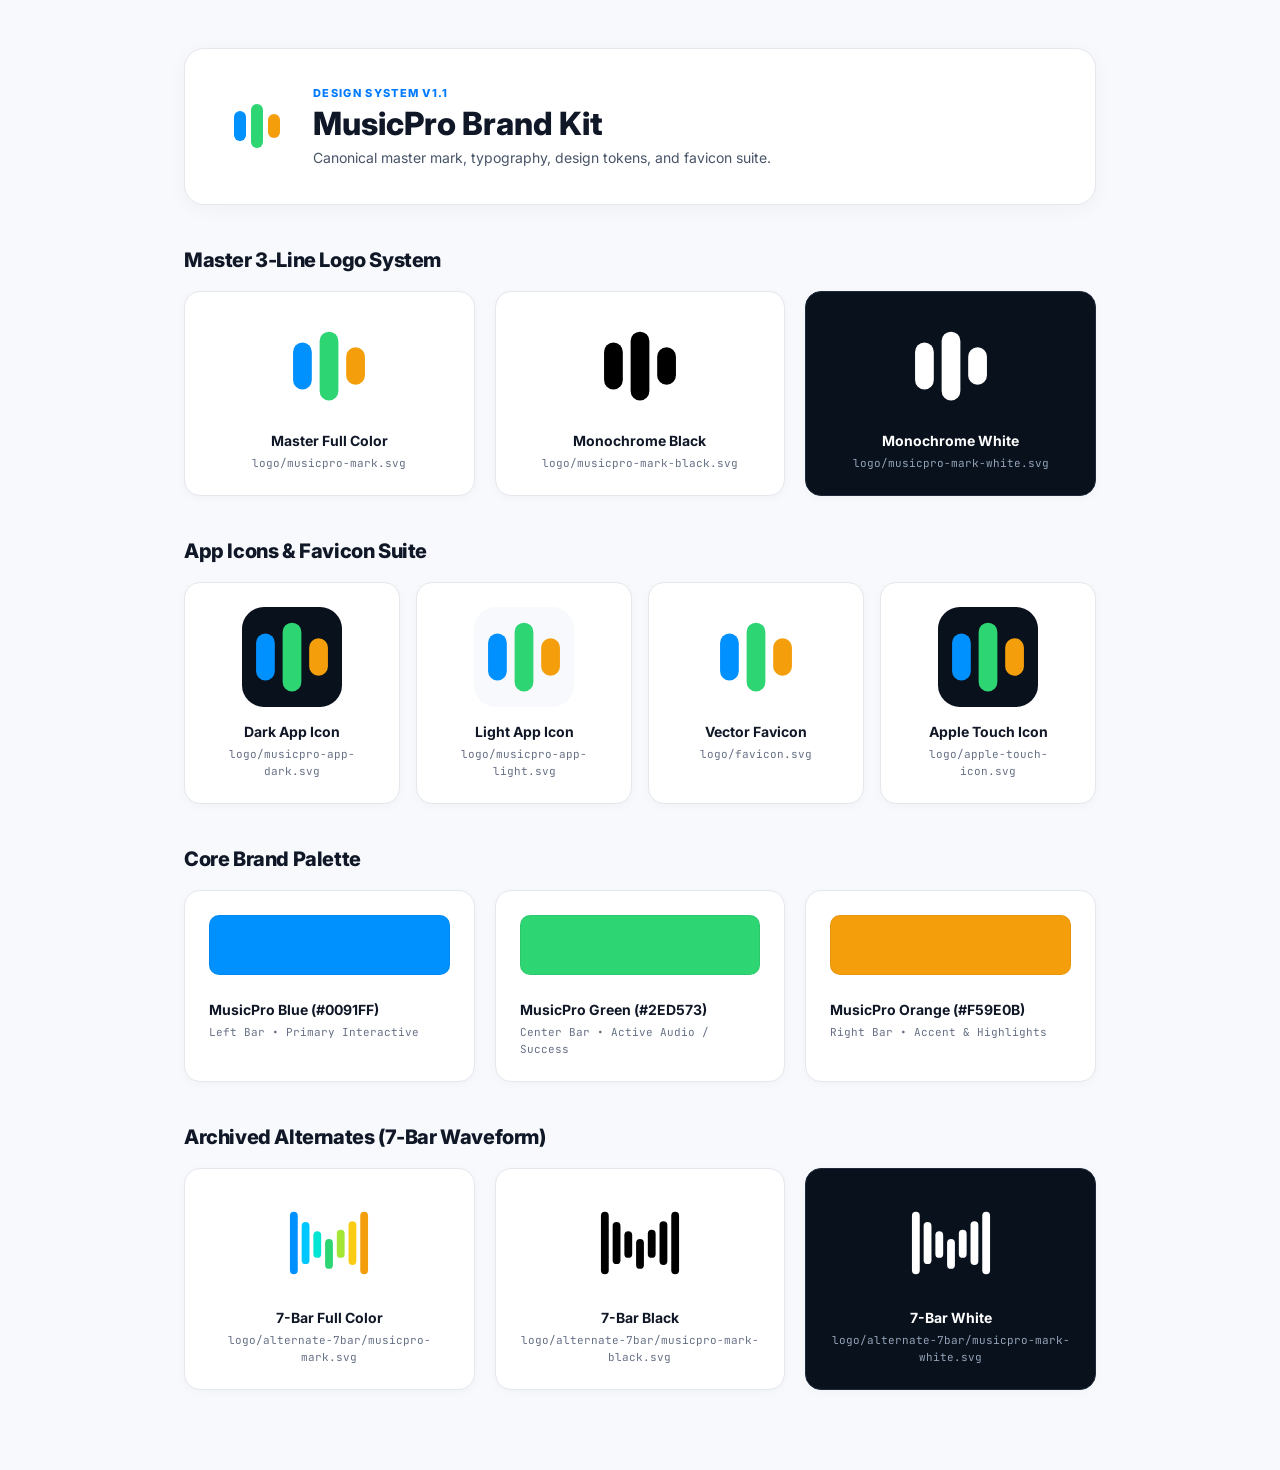
<file: web/index.html>
<!doctype html>
<html lang="en" data-theme="light">
<head>
  <meta charset="utf-8">
  <meta name="viewport" content="width=device-width, initial-scale=1">
  <title>MusicPro — Brand Kit Showcase</title>
  <link rel="icon" type="image/svg+xml" href="../logo/favicon.svg">
  <link rel="stylesheet" href="../styles.css">
  <style>
    body {
      background: var(--mp-bg, #F7F9FC);
      color: var(--mp-text, #101828);
      font-family: var(--mp-font-sans, "Inter", sans-serif);
      margin: 0;
      padding: 0;
      line-height: 1.5;
    }
    .showcase-wrapper {
      max-width: 960px;
      margin: 0 auto;
      padding: 48px 24px 80px;
      display: flex;
      flex-direction: column;
      gap: 40px;
    }
    .header-card {
      background: #FFFFFF;
      border: 1px solid #E4E7EC;
      border-radius: 20px;
      padding: 36px 40px;
      display: flex;
      align-items: center;
      gap: 24px;
      box-shadow: 0 4px 20px rgba(16, 24, 40, 0.04);
    }
    .section-title {
      font-size: 20px;
      font-weight: 800;
      letter-spacing: -0.02em;
      margin-bottom: 16px;
      color: #101828;
    }
    .grid-3 {
      display: grid;
      grid-template-columns: repeat(auto-fit, minmax(260px, 1fr));
      gap: 20px;
    }
    .grid-4 {
      display: grid;
      grid-template-columns: repeat(auto-fit, minmax(200px, 1fr));
      gap: 16px;
    }
    .asset-card {
      background: #FFFFFF;
      border: 1px solid #E4E7EC;
      border-radius: 16px;
      padding: 24px;
      display: flex;
      flex-direction: column;
      align-items: center;
      text-align: center;
      box-shadow: 0 2px 10px rgba(16, 24, 40, 0.03);
    }
    .asset-card.dark {
      background: #08111C;
      border-color: #1E293B;
      color: #FFFFFF;
    }
    .asset-card img {
      width: 100px;
      height: 100px;
      object-fit: contain;
    }
    .asset-name {
      margin-top: 14px;
      font-weight: 700;
      font-size: 14px;
    }
    .asset-path {
      font-family: var(--mp-font-mono, monospace);
      font-size: 11px;
      color: #667085;
      margin-top: 4px;
    }
    .asset-card.dark .asset-path {
      color: #94A3B8;
    }
    .color-chip {
      height: 60px;
      border-radius: 10px;
      margin-bottom: 10px;
      border: 1px solid rgba(0,0,0,0.06);
    }
  </style>
</head>
<body>
  <div class="showcase-wrapper">

    <!-- HEADER -->
    <header class="header-card">
      <img src="../logo/musicpro-mark.svg" width="64" height="64" alt="MusicPro Logo">
      <div>
        <div style="font-size:11px; font-weight:800; letter-spacing:0.12em; text-transform:uppercase; color:#007BFF; margin-bottom:4px">Design System v1.1</div>
        <h1 style="font-size:32px; font-weight:800; margin:0; line-height:1.1">MusicPro Brand Kit</h1>
        <p style="color:#475467; font-size:14px; margin:6px 0 0">Canonical master mark, typography, design tokens, and favicon suite.</p>
      </div>
    </header>

    <!-- SECTION 1: MASTER LOGO SYSTEM -->
    <section>
      <div class="section-title">Master 3-Line Logo System</div>
      <div class="grid-3">
        <div class="asset-card">
          <img src="../logo/musicpro-mark.svg" alt="Full Color Mark">
          <div class="asset-name">Master Full Color</div>
          <div class="asset-path">logo/musicpro-mark.svg</div>
        </div>
        <div class="asset-card">
          <img src="../logo/musicpro-mark-black.svg" alt="Monochrome Black">
          <div class="asset-name">Monochrome Black</div>
          <div class="asset-path">logo/musicpro-mark-black.svg</div>
        </div>
        <div class="asset-card dark">
          <img src="../logo/musicpro-mark-white.svg" alt="Monochrome White">
          <div class="asset-name">Monochrome White</div>
          <div class="asset-path">logo/musicpro-mark-white.svg</div>
        </div>
      </div>
    </section>

    <!-- SECTION 2: APP ICONS & FAVICONS -->
    <section>
      <div class="section-title">App Icons &amp; Favicon Suite</div>
      <div class="grid-4">
        <div class="asset-card">
          <img src="../logo/musicpro-app-dark.svg" alt="Dark App Icon">
          <div class="asset-name">Dark App Icon</div>
          <div class="asset-path">logo/musicpro-app-dark.svg</div>
        </div>
        <div class="asset-card">
          <img src="../logo/musicpro-app-light.svg" alt="Light App Icon">
          <div class="asset-name">Light App Icon</div>
          <div class="asset-path">logo/musicpro-app-light.svg</div>
        </div>
        <div class="asset-card">
          <img src="../logo/favicon.svg" alt="Vector Favicon">
          <div class="asset-name">Vector Favicon</div>
          <div class="asset-path">logo/favicon.svg</div>
        </div>
        <div class="asset-card">
          <img src="../logo/apple-touch-icon.svg" alt="Apple Touch Icon">
          <div class="asset-name">Apple Touch Icon</div>
          <div class="asset-path">logo/apple-touch-icon.svg</div>
        </div>
      </div>
    </section>

    <!-- SECTION 3: CORE BRAND COLORS -->
    <section>
      <div class="section-title">Core Brand Palette</div>
      <div class="grid-3">
        <div class="asset-card" style="align-items:stretch; text-align:left">
          <div class="color-chip" style="background:#0091FF"></div>
          <div class="asset-name">MusicPro Blue (#0091FF)</div>
          <div class="asset-path">Left Bar • Primary Interactive</div>
        </div>
        <div class="asset-card" style="align-items:stretch; text-align:left">
          <div class="color-chip" style="background:#2ED573"></div>
          <div class="asset-name">MusicPro Green (#2ED573)</div>
          <div class="asset-path">Center Bar • Active Audio / Success</div>
        </div>
        <div class="asset-card" style="align-items:stretch; text-align:left">
          <div class="color-chip" style="background:#F59E0B"></div>
          <div class="asset-name">MusicPro Orange (#F59E0B)</div>
          <div class="asset-path">Right Bar • Accent &amp; Highlights</div>
        </div>
      </div>
    </section>

    <!-- SECTION 4: ARCHIVED ALTERNATES -->
    <section>
      <div class="section-title">Archived Alternates (7-Bar Waveform)</div>
      <div class="grid-3">
        <div class="asset-card">
          <img src="../logo/alternate-7bar/musicpro-mark.svg" alt="7-Bar Mark">
          <div class="asset-name">7-Bar Full Color</div>
          <div class="asset-path">logo/alternate-7bar/musicpro-mark.svg</div>
        </div>
        <div class="asset-card">
          <img src="../logo/alternate-7bar/musicpro-mark-black.svg" alt="7-Bar Black">
          <div class="asset-name">7-Bar Black</div>
          <div class="asset-path">logo/alternate-7bar/musicpro-mark-black.svg</div>
        </div>
        <div class="asset-card dark">
          <img src="../logo/alternate-7bar/musicpro-mark-white.svg" alt="7-Bar White">
          <div class="asset-name">7-Bar White</div>
          <div class="asset-path">logo/alternate-7bar/musicpro-mark-white.svg</div>
        </div>
      </div>
    </section>

  </div>
</body>
</html>
</file>
<file: styles.css>
@import "tokens/base.css";
@import "tokens/colors.css";
@import "tokens/typography.css";
@import "tokens/spacing.css";
</file>
